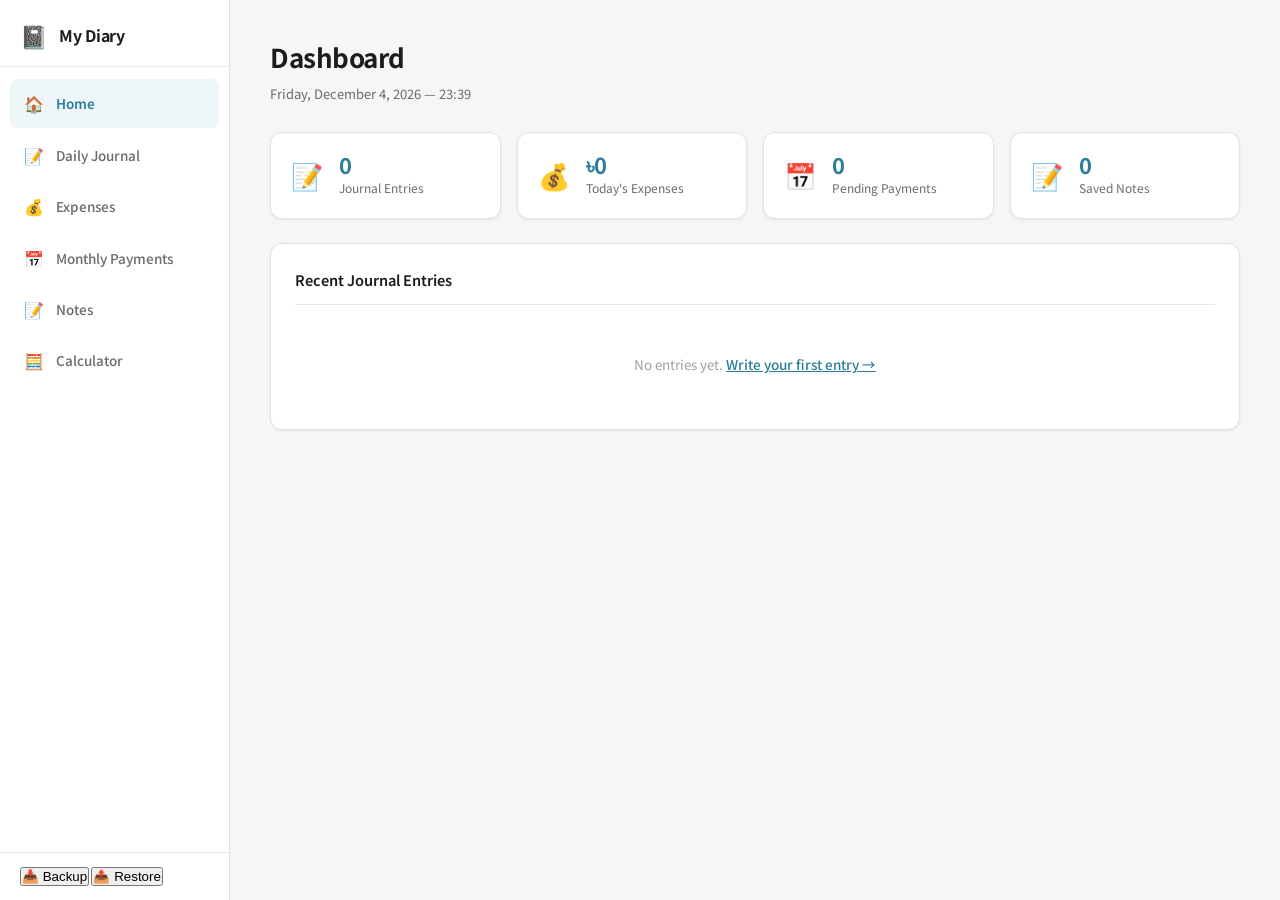
<file: index.html>
<!DOCTYPE html>
<html lang="en">
<head>
    <meta charset="UTF-8">
    <meta name="viewport" content="width=device-width, initial-scale=1.0">
    <title>My Diary</title>
    <link href="https://fonts.googleapis.com/css2?family=Noto+Sans+JP:wght@400;500;600;700&display=swap" rel="stylesheet">
    <link rel="stylesheet" href="style.css">
</head>
<body>

    <!-- Mobile hamburger button -->
    <button class="hamburger" id="hamburger" onclick="openSidebar()">&#9776;</button>

    <!-- Sidebar -->
    <nav class="sidebar" id="sidebar">

        <div class="sidebar-header">
            <span class="logo">&#128211;</span>
            <span class="app-title">My Diary</span>
        </div>

        <ul class="nav-list">
            <li class="nav-item active" data-page="home">
                <span class="nav-icon">&#127968;</span>
                <span class="nav-text">Home</span>
            </li>
            <li class="nav-item" data-page="journal">
                <span class="nav-icon">&#128221;</span>
                <span class="nav-text">Daily Journal</span>
            </li>
            <li class="nav-item" data-page="expenses">
                <span class="nav-icon">&#128176;</span>
                <span class="nav-text">Expenses</span>
            </li>
            <li class="nav-item" data-page="payments">
                <span class="nav-icon">&#128197;</span>
                <span class="nav-text">Monthly Payments</span>
            </li>
            <li class="nav-item" data-page="notes">
                <span class="nav-icon">&#128221;</span>
                <span class="nav-text">Notes</span>
            </li>
            <li class="nav-item" data-page="calculator">
                <span class="nav-icon">&#129518;</span>
                <span class="nav-text">Calculator</span>
            </li>
        </ul>

        <div class="sidebar-footer">
            <button class="btn-footer" onclick="exportAllData()" title="Download backup">📥 Backup</button>
            <button class="btn-footer" onclick="triggerImport()" title="Restore from backup">📤 Restore</button>
        </div>
        <input type="file" id="import-file" accept=".json" style="display:none;" onchange="importAllData(event)">
    </nav>

    <!-- Overlay for mobile -->
    <div class="sidebar-overlay" id="sidebar-overlay" onclick="closeSidebar()"></div>

    <!-- Main content area -->
    <main class="main-content">

        <!-- HOME PAGE -->
        <section id="page-home" class="page active">
            <div class="page-header">
                <h2>Dashboard</h2>
                <p class="page-subtitle" id="current-datetime">Loading...</p>
            </div>
            <div class="summary-grid">
                <div class="summary-card" onclick="navigate('journal')">
                    <span class="summary-icon">&#128221;</span>
                    <div>
                        <div class="summary-number" id="summary-journal">0</div>
                        <div class="summary-label">Journal Entries</div>
                    </div>
                </div>
                <div class="summary-card" onclick="navigate('expenses')">
                    <span class="summary-icon">&#128176;</span>
                    <div>
                        <div class="summary-number" id="summary-expenses">&#2547;0</div>
                        <div class="summary-label">Today's Expenses</div>
                    </div>
                </div>
                <div class="summary-card" onclick="navigate('payments')">
                    <span class="summary-icon">&#128197;</span>
                    <div>
                        <div class="summary-number" id="summary-payments">0</div>
                        <div class="summary-label">Pending Payments</div>
                    </div>
                </div>
                <div class="summary-card" onclick="navigate('notes')">
                    <span class="summary-icon">&#128221;</span>
                    <div>
                        <div class="summary-number" id="summary-notes">0</div>
                        <div class="summary-label">Saved Notes</div>
                    </div>
                </div>
            </div>
            <div class="section-card">
                <h3 class="section-title">Recent Journal Entries</h3>
                <div id="home-recent-journal">
                    <p class="empty-text">No entries yet.
                        <button class="btn-link" onclick="navigate('journal')">Write your first entry &#8594;</button>
                    </p>
                </div>
            </div>
        </section>

        <!-- JOURNAL PAGE -->
        <section id="page-journal" class="page">
            <div class="page-header">
                <h2>Daily Journal</h2>
                <p class="page-subtitle">দৈনন্দিন ইতিহাস লিখে রাখুন </p>
            </div>
            <div class="section-card">
                <h3 class="section-title">New Entry</h3>
                <div class="form-group">
                    <label>Date &amp; Time (Auto)</label>
                    <input type="text" id="journal-datetime" class="input-readonly" readonly>
                </div>
                <div class="form-group">
                    <label>Title</label>
                    <input type="text" id="journal-title" placeholder="What happened today?" class="input-field">
                </div>
                <div class="form-group">
                    <label>Write About Your Day</label>
                    <textarea id="journal-content" placeholder="Write here..." rows="5" class="textarea-field"></textarea>
                </div>
                <div class="btn-group">
                    <button class="btn btn-primary" onclick="addJournalEntry()">Save Entry</button>
                    <button class="btn btn-secondary" onclick="clearJournalForm()">Clear</button>
                </div>
            </div>
            <div class="section-card">
                <div class="section-header-row">
                    <h3 class="section-title">All Entries</h3>
                    <button class="btn btn-outline" onclick="printJournal()">&#128424; Print / PDF</button>
                </div>
                <div id="journal-list"><p class="empty-text">No entries yet.</p></div>
            </div>
        </section>

        <!-- EXPENSES PAGE -->
        <section id="page-expenses" class="page">
            <div class="page-header">
                <h2>Daily Expenses</h2>
                <p class="page-subtitle">&#2454;&#2480;&#2458;&#2503;&#2480; &#2489;&#2495;&#2488;&#2494;&#2476; &#2480;&#2494;&#2454;&#2497;&#2472;</p>
            </div>
            <div class="section-card">
                <h3 class="section-title">Add Expense</h3>
                <div class="form-row">
                    <div class="form-group">
                        <label>Date</label>
                        <input type="date" id="expense-date" class="input-field">
                    </div>
                    <div class="form-group">
                        <label>Amount (&#2547;)</label>
                        <input type="number" id="expense-amount" placeholder="0" class="input-field">
                    </div>
                </div>
                <div class="form-group">
                    <label>Category / Place</label>
                    <input type="text" id="expense-category" placeholder="Food, Transport, Grocery..." class="input-field">
                </div>
                <div class="form-group">
                    <label>Purpose / Details</label>
                    <input type="text" id="expense-purpose" placeholder="What was it for?" class="input-field">
                </div>
                <div class="btn-group">
                    <button class="btn btn-primary" onclick="addExpense()">Add Expense</button>
                    <button class="btn btn-secondary" onclick="clearExpenseForm()">Clear</button>
                </div>
            </div>
            <div class="section-card">
                <div class="expense-summary-row">
                    <div class="expense-total-box">
                        <span class="total-label">Today's Total</span>
                        <span class="total-amount" id="today-total">&#2547;0</span>
                    </div>
                    <div class="expense-total-box">
                        <span class="total-label">This Month</span>
                        <span class="total-amount" id="month-total">&#2547;0</span>
                    </div>
                </div>
            </div>
            <div class="section-card">
                <div class="section-header-row">
                    <h3 class="section-title">Expense History</h3>
                    <button class="btn btn-outline" onclick="printExpenses()">&#128424; Print / PDF</button>
                </div>
                <div class="filter-row">
                    <label>Filter by date:</label>
                    <input type="date" id="expense-filter-date" onchange="filterExpenses()" class="input-field input-small">
                    <button class="btn-link" onclick="clearExpenseFilter()">Clear filter</button>
                </div>
                <div id="expense-list"><p class="empty-text">No expenses yet.</p></div>
            </div>
        </section>

        <!-- PAYMENTS PAGE -->
        <section id="page-payments" class="page">
            <div class="page-header">
                <h2>Monthly Payments</h2>
                <p class="page-subtitle">&#2478;&#2494;&#2488;&#2495;&#2453; &#2476;&#2495;&#2482;&#2503;&#2480; &#2489;&#2495;&#2488;&#2494;&#2476;</p>
            </div>
            <div class="section-card">
                <h3 class="section-title">Add Payment Item</h3>
                <div class="form-row">
                    <div class="form-group">
                        <label>Payment Name</label>
                        <input type="text" id="payment-name" placeholder="House Rent, Internet..." class="input-field">
                    </div>
                    <div class="form-group">
                        <label>Amount (&#2547;)</label>
                        <input type="number" id="payment-amount" placeholder="0" class="input-field">
                    </div>
                </div>
                <div class="form-row">
                    <div class="form-group">
                        <label>Due Day (1-31)</label>
                        <input type="number" id="payment-due-day" placeholder="e.g. 5" min="1" max="31" class="input-field">
                    </div>
                    <div class="form-group">
                        <label>Notes</label>
                        <input type="text" id="payment-notes" placeholder="Extra info..." class="input-field">
                    </div>
                </div>
                <div class="btn-group">
                    <button class="btn btn-primary" onclick="addPayment()">Add Payment</button>
                    <button class="btn btn-secondary" onclick="clearPaymentForm()">Clear</button>
                </div>
            </div>
            <div class="section-card">
                <div class="section-header-row">
                    <h3 class="section-title">Payment List</h3>
                    <div style="display:flex;gap:10px;align-items:center;">
                        <span class="last-update-text" id="payments-last-update"></span>
                        <button class="btn btn-outline btn-sm" onclick="resetAllPayments()">&#128260; New Month</button>
                    </div>
                </div>
                <div id="payment-list"><p class="empty-text">No payments added yet.</p></div>
            </div>
        </section>

        <!-- NOTES PAGE -->
        <section id="page-notes" class="page">
            <div class="page-header">
                <h2>Notes</h2>
                <p class="page-subtitle">&#2472;&#2507;&#2463;&#2476;&#2497;&#2453;&#2503;&#2480; &#2478;&#2468;&#2507; &#2482;&#2495;&#2454;&#2503; &#2480;&#2494;&#2454;&#2497;&#2472;</p>
            </div>
            <div class="section-card">
                <h3 class="section-title">New Note</h3>
                <div class="form-group">
                    <label>Title</label>
                    <input type="text" id="note-title" placeholder="Note title..." class="input-field">
                </div>
                <div class="form-group">
                    <label>Content</label>
                    <textarea id="note-content" placeholder="Write anything here..." rows="7" class="textarea-field notebook-textarea"></textarea>
                </div>
                <div class="btn-group">
                    <button class="btn btn-primary" onclick="saveNote()">Save Note</button>
                    <button class="btn btn-secondary" onclick="clearNoteForm()">Clear</button>
                </div>
            </div>
            <div class="section-card">
                <h3 class="section-title">Saved Notes</h3>
                <div id="notes-list" class="notes-grid"><p class="empty-text">No notes yet.</p></div>
            </div>
        </section>

        <!-- CALCULATOR PAGE -->
        <section id="page-calculator" class="page">
            <div class="page-header">
                <h2>Calculator</h2>
                <p class="page-subtitle">Keyboard shortcuts also work here</p>
            </div>
            <div class="section-card calc-wrapper">
                <div class="calc-display">
                    <div class="calc-expression" id="calc-expression">&nbsp;</div>
                    <div class="calc-result" id="calc-result">0</div>
                </div>
                <div class="calc-buttons">
                    <button class="calc-btn btn-danger span-two" onclick="calcClear()">C</button>
                    <button class="calc-btn btn-danger" onclick="calcBackspace()">&#9003;</button>
                    <button class="calc-btn btn-operator" onclick="calcInput('/')">&#247;</button>
                    <button class="calc-btn" onclick="calcInput('7')">7</button>
                    <button class="calc-btn" onclick="calcInput('8')">8</button>
                    <button class="calc-btn" onclick="calcInput('9')">9</button>
                    <button class="calc-btn btn-operator" onclick="calcInput('*')">&#215;</button>
                    <button class="calc-btn" onclick="calcInput('4')">4</button>
                    <button class="calc-btn" onclick="calcInput('5')">5</button>
                    <button class="calc-btn" onclick="calcInput('6')">6</button>
                    <button class="calc-btn btn-operator" onclick="calcInput('-')">&#8722;</button>
                    <button class="calc-btn" onclick="calcInput('1')">1</button>
                    <button class="calc-btn" onclick="calcInput('2')">2</button>
                    <button class="calc-btn" onclick="calcInput('3')">3</button>
                    <button class="calc-btn btn-operator" onclick="calcInput('+')">+</button>
                    <button class="calc-btn span-two" onclick="calcInput('0')">0</button>
                    <button class="calc-btn" onclick="calcInput('.')">.</button>
                    <button class="calc-btn btn-equals" onclick="calcEquals()">=</button>
                </div>
                <p class="calc-hint">Tip: Type with keyboard while on this page.</p>
            </div>
        </section>

    </main>

    <!-- Hidden print area -->
    <div id="print-area"></div>

    <!-- Toast popup message -->
    <div id="toast" class="toast"></div>

    <script src="app.js"></script>
</body>
</html>
</file>
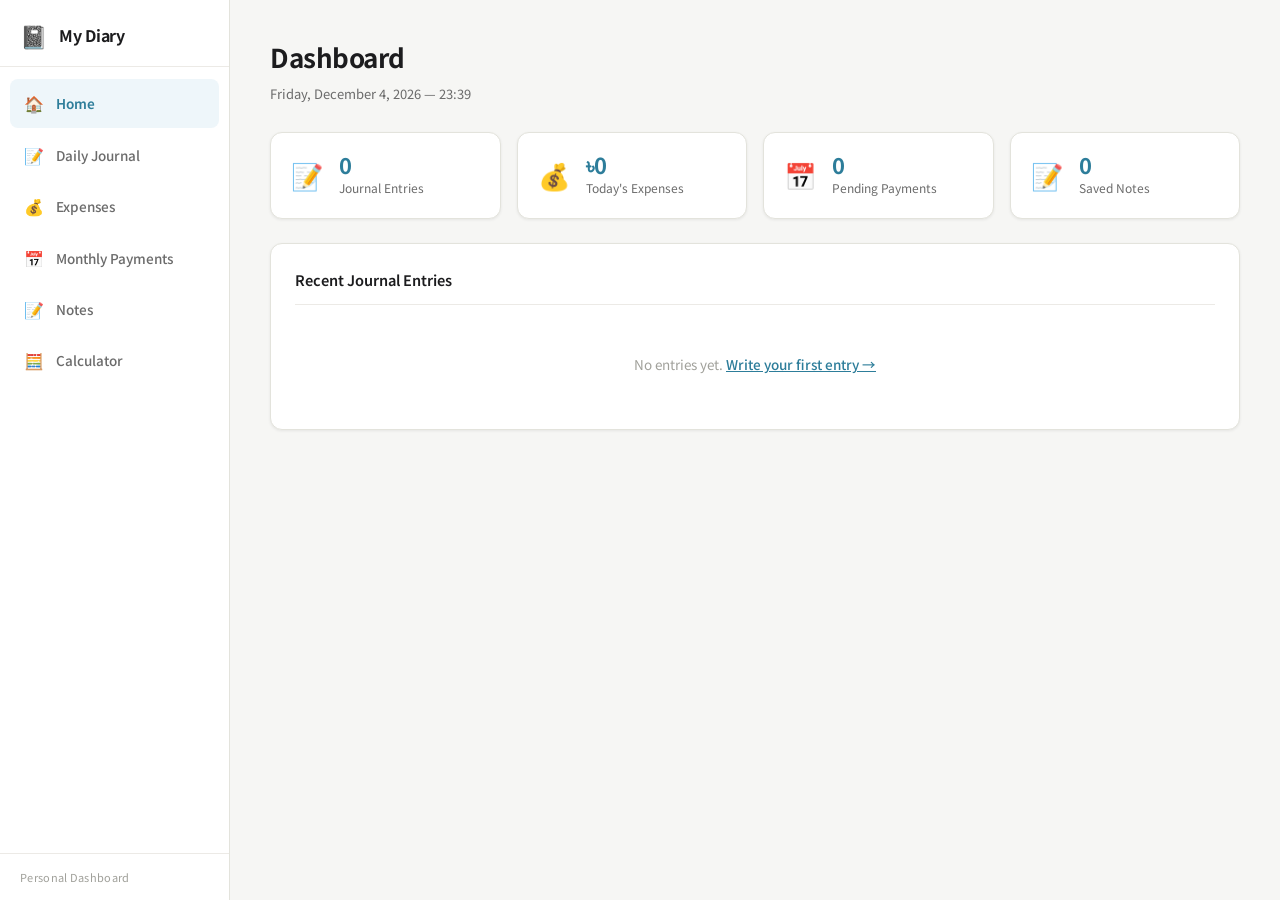
<file: dlife.html>
<!DOCTYPE html>
<html lang="en">
<head>
    <meta charset="UTF-8">
    <meta name="viewport" content="width=device-width, initial-scale=1.0">
    <title>My Diary</title>
    <link href="https://fonts.googleapis.com/css2?family=Noto+Sans+JP:wght@400;500;600;700&display=swap" rel="stylesheet">
    <link rel="stylesheet" href="style.css">
</head>
<body>

    <!-- Mobile hamburger button -->
    <button class="hamburger" id="hamburger" onclick="openSidebar()">&#9776;</button>

    <!-- Sidebar -->
    <nav class="sidebar" id="sidebar">

        <div class="sidebar-header">
            <span class="logo">&#128211;</span>
            <span class="app-title">My Diary</span>
        </div>

        <ul class="nav-list">
            <li class="nav-item active" data-page="home">
                <span class="nav-icon">&#127968;</span>
                <span class="nav-text">Home</span>
            </li>
            <li class="nav-item" data-page="journal">
                <span class="nav-icon">&#128221;</span>
                <span class="nav-text">Daily Journal</span>
            </li>
            <li class="nav-item" data-page="expenses">
                <span class="nav-icon">&#128176;</span>
                <span class="nav-text">Expenses</span>
            </li>
            <li class="nav-item" data-page="payments">
                <span class="nav-icon">&#128197;</span>
                <span class="nav-text">Monthly Payments</span>
            </li>
            <li class="nav-item" data-page="notes">
                <span class="nav-icon">&#128221;</span>
                <span class="nav-text">Notes</span>
            </li>
            <li class="nav-item" data-page="calculator">
                <span class="nav-icon">&#129518;</span>
                <span class="nav-text">Calculator</span>
            </li>
        </ul>

        <div class="sidebar-footer">Personal Dashboard</div>
    </nav>

    <!-- Overlay for mobile -->
    <div class="sidebar-overlay" id="sidebar-overlay" onclick="closeSidebar()"></div>

    <!-- Main content area -->
    <main class="main-content">

        <!-- HOME PAGE -->
        <section id="page-home" class="page active">
            <div class="page-header">
                <h2>Dashboard</h2>
                <p class="page-subtitle" id="current-datetime">Loading...</p>
            </div>
            <div class="summary-grid">
                <div class="summary-card" onclick="navigate('journal')">
                    <span class="summary-icon">&#128221;</span>
                    <div>
                        <div class="summary-number" id="summary-journal">0</div>
                        <div class="summary-label">Journal Entries</div>
                    </div>
                </div>
                <div class="summary-card" onclick="navigate('expenses')">
                    <span class="summary-icon">&#128176;</span>
                    <div>
                        <div class="summary-number" id="summary-expenses">&#2547;0</div>
                        <div class="summary-label">Today's Expenses</div>
                    </div>
                </div>
                <div class="summary-card" onclick="navigate('payments')">
                    <span class="summary-icon">&#128197;</span>
                    <div>
                        <div class="summary-number" id="summary-payments">0</div>
                        <div class="summary-label">Pending Payments</div>
                    </div>
                </div>
                <div class="summary-card" onclick="navigate('notes')">
                    <span class="summary-icon">&#128221;</span>
                    <div>
                        <div class="summary-number" id="summary-notes">0</div>
                        <div class="summary-label">Saved Notes</div>
                    </div>
                </div>
            </div>
            <div class="section-card">
                <h3 class="section-title">Recent Journal Entries</h3>
                <div id="home-recent-journal">
                    <p class="empty-text">No entries yet.
                        <button class="btn-link" onclick="navigate('journal')">Write your first entry &#8594;</button>
                    </p>
                </div>
            </div>
        </section>

        <!-- JOURNAL PAGE -->
        <section id="page-journal" class="page">
            <div class="page-header">
                <h2>Daily Journal</h2>
                <p class="page-subtitle">&#2470;&#2448;&#2472;&#2472;&#2381;&#2470;&#2495;&#2472; &#2439;&#2468;&#2495;&#2489;&#2494;&#2488; &#2482;&#2495;&#2454;&#2503; &#2480;&#2494;&#2454;&#2497;&#2472;</p>
            </div>
            <div class="section-card">
                <h3 class="section-title">New Entry</h3>
                <div class="form-group">
                    <label>Date &amp; Time (Auto)</label>
                    <input type="text" id="journal-datetime" class="input-readonly" readonly>
                </div>
                <div class="form-group">
                    <label>Title</label>
                    <input type="text" id="journal-title" placeholder="What happened today?" class="input-field">
                </div>
                <div class="form-group">
                    <label>Write About Your Day</label>
                    <textarea id="journal-content" placeholder="Write here..." rows="5" class="textarea-field"></textarea>
                </div>
                <div class="btn-group">
                    <button class="btn btn-primary" onclick="addJournalEntry()">Save Entry</button>
                    <button class="btn btn-secondary" onclick="clearJournalForm()">Clear</button>
                </div>
            </div>
            <div class="section-card">
                <div class="section-header-row">
                    <h3 class="section-title">All Entries</h3>
                    <button class="btn btn-outline" onclick="printJournal()">&#128424; Print / PDF</button>
                </div>
                <div id="journal-list"><p class="empty-text">No entries yet.</p></div>
            </div>
        </section>

        <!-- EXPENSES PAGE -->
        <section id="page-expenses" class="page">
            <div class="page-header">
                <h2>Daily Expenses</h2>
                <p class="page-subtitle">&#2454;&#2480;&#2458;&#2503;&#2480; &#2489;&#2495;&#2488;&#2494;&#2476; &#2480;&#2494;&#2454;&#2497;&#2472;</p>
            </div>
            <div class="section-card">
                <h3 class="section-title">Add Expense</h3>
                <div class="form-row">
                    <div class="form-group">
                        <label>Date</label>
                        <input type="date" id="expense-date" class="input-field">
                    </div>
                    <div class="form-group">
                        <label>Amount (&#2547;)</label>
                        <input type="number" id="expense-amount" placeholder="0" class="input-field">
                    </div>
                </div>
                <div class="form-group">
                    <label>Category / Place</label>
                    <input type="text" id="expense-category" placeholder="Food, Transport, Grocery..." class="input-field">
                </div>
                <div class="form-group">
                    <label>Purpose / Details</label>
                    <input type="text" id="expense-purpose" placeholder="What was it for?" class="input-field">
                </div>
                <div class="btn-group">
                    <button class="btn btn-primary" onclick="addExpense()">Add Expense</button>
                    <button class="btn btn-secondary" onclick="clearExpenseForm()">Clear</button>
                </div>
            </div>
            <div class="section-card">
                <div class="expense-summary-row">
                    <div class="expense-total-box">
                        <span class="total-label">Today's Total</span>
                        <span class="total-amount" id="today-total">&#2547;0</span>
                    </div>
                    <div class="expense-total-box">
                        <span class="total-label">This Month</span>
                        <span class="total-amount" id="month-total">&#2547;0</span>
                    </div>
                </div>
            </div>
            <div class="section-card">
                <div class="section-header-row">
                    <h3 class="section-title">Expense History</h3>
                    <button class="btn btn-outline" onclick="printExpenses()">&#128424; Print / PDF</button>
                </div>
                <div class="filter-row">
                    <label>Filter by date:</label>
                    <input type="date" id="expense-filter-date" onchange="filterExpenses()" class="input-field input-small">
                    <button class="btn-link" onclick="clearExpenseFilter()">Clear filter</button>
                </div>
                <div id="expense-list"><p class="empty-text">No expenses yet.</p></div>
            </div>
        </section>

        <!-- PAYMENTS PAGE -->
        <section id="page-payments" class="page">
            <div class="page-header">
                <h2>Monthly Payments</h2>
                <p class="page-subtitle">&#2478;&#2494;&#2488;&#2495;&#2453; &#2476;&#2495;&#2482;&#2503;&#2480; &#2489;&#2495;&#2488;&#2494;&#2476;</p>
            </div>
            <div class="section-card">
                <h3 class="section-title">Add Payment Item</h3>
                <div class="form-row">
                    <div class="form-group">
                        <label>Payment Name</label>
                        <input type="text" id="payment-name" placeholder="House Rent, Internet..." class="input-field">
                    </div>
                    <div class="form-group">
                        <label>Amount (&#2547;)</label>
                        <input type="number" id="payment-amount" placeholder="0" class="input-field">
                    </div>
                </div>
                <div class="form-row">
                    <div class="form-group">
                        <label>Due Day (1-31)</label>
                        <input type="number" id="payment-due-day" placeholder="e.g. 5" min="1" max="31" class="input-field">
                    </div>
                    <div class="form-group">
                        <label>Notes</label>
                        <input type="text" id="payment-notes" placeholder="Extra info..." class="input-field">
                    </div>
                </div>
                <div class="btn-group">
                    <button class="btn btn-primary" onclick="addPayment()">Add Payment</button>
                    <button class="btn btn-secondary" onclick="clearPaymentForm()">Clear</button>
                </div>
            </div>
            <div class="section-card">
                <div class="section-header-row">
                    <h3 class="section-title">Payment List</h3>
                    <div style="display:flex;gap:10px;align-items:center;">
                        <span class="last-update-text" id="payments-last-update"></span>
                        <button class="btn btn-outline btn-sm" onclick="resetAllPayments()">&#128260; New Month</button>
                    </div>
                </div>
                <div id="payment-list"><p class="empty-text">No payments added yet.</p></div>
            </div>
        </section>

        <!-- NOTES PAGE -->
        <section id="page-notes" class="page">
            <div class="page-header">
                <h2>Notes</h2>
                <p class="page-subtitle">&#2472;&#2507;&#2463;&#2476;&#2497;&#2453;&#2503;&#2480; &#2478;&#2468;&#2507; &#2482;&#2495;&#2454;&#2503; &#2480;&#2494;&#2454;&#2497;&#2472;</p>
            </div>
            <div class="section-card">
                <h3 class="section-title">New Note</h3>
                <div class="form-group">
                    <label>Title</label>
                    <input type="text" id="note-title" placeholder="Note title..." class="input-field">
                </div>
                <div class="form-group">
                    <label>Content</label>
                    <textarea id="note-content" placeholder="Write anything here..." rows="7" class="textarea-field notebook-textarea"></textarea>
                </div>
                <div class="btn-group">
                    <button class="btn btn-primary" onclick="saveNote()">Save Note</button>
                    <button class="btn btn-secondary" onclick="clearNoteForm()">Clear</button>
                </div>
            </div>
            <div class="section-card">
                <h3 class="section-title">Saved Notes</h3>
                <div id="notes-list" class="notes-grid"><p class="empty-text">No notes yet.</p></div>
            </div>
        </section>

        <!-- CALCULATOR PAGE -->
        <section id="page-calculator" class="page">
            <div class="page-header">
                <h2>Calculator</h2>
                <p class="page-subtitle">Keyboard shortcuts also work here</p>
            </div>
            <div class="section-card calc-wrapper">
                <div class="calc-display">
                    <div class="calc-expression" id="calc-expression">&nbsp;</div>
                    <div class="calc-result" id="calc-result">0</div>
                </div>
                <div class="calc-buttons">
                    <button class="calc-btn btn-danger span-two" onclick="calcClear()">C</button>
                    <button class="calc-btn btn-danger" onclick="calcBackspace()">&#9003;</button>
                    <button class="calc-btn btn-operator" onclick="calcInput('/')">&#247;</button>
                    <button class="calc-btn" onclick="calcInput('7')">7</button>
                    <button class="calc-btn" onclick="calcInput('8')">8</button>
                    <button class="calc-btn" onclick="calcInput('9')">9</button>
                    <button class="calc-btn btn-operator" onclick="calcInput('*')">&#215;</button>
                    <button class="calc-btn" onclick="calcInput('4')">4</button>
                    <button class="calc-btn" onclick="calcInput('5')">5</button>
                    <button class="calc-btn" onclick="calcInput('6')">6</button>
                    <button class="calc-btn btn-operator" onclick="calcInput('-')">&#8722;</button>
                    <button class="calc-btn" onclick="calcInput('1')">1</button>
                    <button class="calc-btn" onclick="calcInput('2')">2</button>
                    <button class="calc-btn" onclick="calcInput('3')">3</button>
                    <button class="calc-btn btn-operator" onclick="calcInput('+')">+</button>
                    <button class="calc-btn span-two" onclick="calcInput('0')">0</button>
                    <button class="calc-btn" onclick="calcInput('.')">.</button>
                    <button class="calc-btn btn-equals" onclick="calcEquals()">=</button>
                </div>
                <p class="calc-hint">Tip: Type with keyboard while on this page.</p>
            </div>
        </section>

    </main>

    <!-- Hidden print area -->
    <div id="print-area"></div>

    <!-- Toast popup message -->
    <div id="toast" class="toast"></div>

    <script src="app.js"></script>
</body>
</html>
</file>
<file: style.css>
/* ============================================================
   STYLE.CSS — My Personal Diary
   Japanese Light Design — Clean & Modern
   ============================================================ */

/* ---- 1. CSS Variables ---- */
:root {
    --bg:           #F6F6F4;
    --surface:      #FFFFFF;
    --surface-alt:  #F0F0ED;
    --border:       #E3E3DC;
    --border-soft:  #ECEAE6;
    --text:         #1C1C1E;
    --text-sub:     #6B6B6B;
    --text-light:   #A0A09A;
    --accent:       #2D7D9A;
    --accent-dark:  #1F5F77;
    --accent-light: #EEF6FA;
    --success:      #4A8C5C;
    --success-light:#EDF5F0;
    --danger:       #B83232;
    --danger-light: #FDEDED;
    --warning:      #B87A32;
    --sidebar-w:    230px;
    --radius:       8px;
    --radius-lg:    12px;
    --shadow-sm:    0 1px 3px rgba(0,0,0,0.07);
    --shadow-md:    0 4px 16px rgba(0,0,0,0.11);
    --font:         'Noto Sans JP', system-ui, -apple-system, sans-serif;
}

/* ---- 2. Reset ---- */
*, *::before, *::after { box-sizing: border-box; margin: 0; padding: 0; }

body {
    font-family: var(--font);
    background: var(--bg);
    color: var(--text);
    display: flex;
    min-height: 100vh;
    font-size: 14px;
    line-height: 1.65;
    -webkit-font-smoothing: antialiased;
}

ul { list-style: none; }

/* ---- 3. SIDEBAR ---- */
.sidebar {
    width: var(--sidebar-w);
    background: var(--surface);
    border-right: 1px solid var(--border);
    display: flex;
    flex-direction: column;
    position: fixed;
    top: 0;
    left: 0;
    height: 100vh;
    z-index: 100;
    transition: transform 0.3s ease;
}

.sidebar-header {
    padding: 22px 20px 18px;
    border-bottom: 1px solid var(--border-soft);
    display: flex;
    align-items: center;
    gap: 12px;
    flex-shrink: 0;
}

.logo {
    font-size: 22px;
    line-height: 1;
}

.app-title {
    font-size: 16px;
    font-weight: 700;
    color: var(--text);
    letter-spacing: -0.3px;
}

.nav-list {
    padding: 12px 10px;
    flex: 1;
    overflow-y: auto;
}

.nav-item {
    display: flex;
    align-items: center;
    gap: 12px;
    padding: 11px 14px;
    border-radius: var(--radius);
    cursor: pointer;
    color: var(--text-sub);
    font-size: 13.5px;
    font-weight: 500;
    transition: background 0.15s, color 0.15s;
    margin-bottom: 3px;
    user-select: none;
    border: none;
    background: none;
    width: 100%;
    text-align: left;
}

.nav-item:hover {
    background: var(--surface-alt);
    color: var(--text);
}

.nav-item.active {
    background: var(--accent-light);
    color: var(--accent);
    font-weight: 600;
}

.nav-icon {
    font-size: 16px;
    width: 20px;
    text-align: center;
    flex-shrink: 0;
}

.nav-text {
    flex: 1;
}

.sidebar-footer {
    padding: 14px 20px;
    border-top: 1px solid var(--border-soft);
    font-size: 11px;
    color: var(--text-light);
    letter-spacing: 0.3px;
    flex-shrink: 0;
}

/* Mobile hamburger */
.hamburger {
    display: none;
    position: fixed;
    top: 14px;
    left: 14px;
    z-index: 200;
    background: var(--surface);
    border: 1px solid var(--border);
    border-radius: var(--radius);
    width: 42px;
    height: 42px;
    font-size: 20px;
    cursor: pointer;
    align-items: center;
    justify-content: center;
    box-shadow: var(--shadow-sm);
    color: var(--text);
    line-height: 1;
}

/* Overlay when sidebar open on mobile */
.sidebar-overlay {
    display: none;
    position: fixed;
    inset: 0;
    background: rgba(0, 0, 0, 0.35);
    z-index: 90;
}

/* ---- 4. MAIN CONTENT ---- */
.main-content {
    margin-left: var(--sidebar-w);
    flex: 1;
    padding: 36px 40px;
}

/* ---- 5. PAGES (show / hide) ---- */
.page { display: none; }

.page.active {
    display: block;
    animation: fadeIn 0.2s ease;
}

@keyframes fadeIn {
    from { opacity: 0; transform: translateY(4px); }
    to   { opacity: 1; transform: translateY(0); }
}

.page-header { margin-bottom: 28px; }

.page-header h2 {
    font-size: 26px;
    font-weight: 700;
    letter-spacing: -0.5px;
}

.page-subtitle {
    color: var(--text-sub);
    font-size: 13px;
    margin-top: 4px;
}

/* ---- 6. CARDS ---- */
.section-card {
    background: var(--surface);
    border: 1px solid var(--border);
    border-radius: var(--radius-lg);
    padding: 24px;
    margin-bottom: 20px;
    box-shadow: var(--shadow-sm);
}

.section-title {
    font-size: 14.5px;
    font-weight: 600;
    margin-bottom: 18px;
    padding-bottom: 12px;
    border-bottom: 1px solid var(--border-soft);
}

.section-header-row {
    display: flex;
    align-items: center;
    justify-content: space-between;
    margin-bottom: 18px;
    padding-bottom: 12px;
    border-bottom: 1px solid var(--border-soft);
    flex-wrap: wrap;
    gap: 10px;
}

.section-header-row .section-title {
    margin-bottom: 0;
    padding-bottom: 0;
    border-bottom: none;
}

.last-update-text {
    font-size: 11.5px;
    color: var(--text-light);
}

/* ---- 7. FORMS ---- */
.form-group { margin-bottom: 16px; }

.form-group label {
    display: block;
    font-size: 11.5px;
    font-weight: 600;
    color: var(--text-sub);
    margin-bottom: 6px;
    text-transform: uppercase;
    letter-spacing: 0.6px;
}

.input-field {
    width: 100%;
    padding: 10px 13px;
    border: 1px solid var(--border);
    border-radius: var(--radius);
    font-family: var(--font);
    font-size: 14px;
    color: var(--text);
    background: var(--surface);
    transition: border-color 0.15s, box-shadow 0.15s;
    outline: none;
}

.input-field:focus {
    border-color: var(--accent);
    box-shadow: 0 0 0 3px rgba(45, 125, 154, 0.12);
}

.input-readonly {
    width: 100%;
    padding: 10px 13px;
    border: 1px solid var(--border-soft);
    border-radius: var(--radius);
    font-family: var(--font);
    font-size: 13.5px;
    color: var(--text-sub);
    background: var(--surface-alt);
    cursor: default;
}

.textarea-field {
    width: 100%;
    padding: 10px 13px;
    border: 1px solid var(--border);
    border-radius: var(--radius);
    font-family: var(--font);
    font-size: 14px;
    color: var(--text);
    background: var(--surface);
    resize: vertical;
    min-height: 100px;
    outline: none;
    transition: border-color 0.15s, box-shadow 0.15s;
    line-height: 1.7;
}

.textarea-field:focus {
    border-color: var(--accent);
    box-shadow: 0 0 0 3px rgba(45, 125, 154, 0.12);
}

.notebook-textarea {
    font-family: 'Courier New', monospace;
    background: #FEFEF8;
    line-height: 1.9;
}

.form-row {
    display: grid;
    grid-template-columns: 1fr 1fr;
    gap: 16px;
}

.input-small { width: auto; max-width: 190px; }

.filter-row {
    display: flex;
    align-items: center;
    gap: 10px;
    margin-bottom: 16px;
    flex-wrap: wrap;
}

.filter-row label {
    font-size: 13px;
    color: var(--text-sub);
    white-space: nowrap;
}

/* ---- 8. BUTTONS ---- */
.btn-group {
    display: flex;
    gap: 10px;
    margin-top: 4px;
    flex-wrap: wrap;
}

.btn {
    padding: 9px 20px;
    border-radius: var(--radius);
    font-family: var(--font);
    font-size: 13.5px;
    font-weight: 600;
    cursor: pointer;
    border: none;
    transition: all 0.15s;
    outline: none;
    white-space: nowrap;
    display: inline-flex;
    align-items: center;
    gap: 6px;
}

.btn-primary { background: var(--accent); color: white; }
.btn-primary:hover { background: var(--accent-dark); }
.btn-primary:active { transform: scale(0.98); }

.btn-secondary {
    background: var(--surface-alt);
    color: var(--text-sub);
    border: 1px solid var(--border);
}
.btn-secondary:hover { background: var(--border); color: var(--text); }

.btn-outline {
    background: transparent;
    color: var(--accent);
    border: 1px solid var(--accent);
    font-size: 13px;
    padding: 7px 14px;
}
.btn-outline:hover { background: var(--accent-light); }

.btn-sm { padding: 6px 12px; font-size: 12px; }

.btn-link {
    background: none;
    border: none;
    color: var(--accent);
    font-family: var(--font);
    font-size: inherit;
    cursor: pointer;
    padding: 0;
    text-decoration: underline;
    font-weight: 500;
}

.btn-delete {
    background: var(--danger-light);
    color: var(--danger);
    border: none;
    border-radius: var(--radius);
    font-family: var(--font);
    font-size: 12px;
    font-weight: 600;
    cursor: pointer;
    padding: 5px 11px;
    transition: background 0.15s;
    white-space: nowrap;
}
.btn-delete:hover { background: #f5cccc; }

.btn-paid {
    background: var(--success-light);
    color: var(--success);
    border: none;
    border-radius: var(--radius);
    font-family: var(--font);
    font-size: 12px;
    font-weight: 600;
    cursor: pointer;
    padding: 5px 11px;
}
.btn-paid:hover { background: #c9e8d4; }

.btn-mark-paid {
    background: var(--accent-light);
    color: var(--accent);
    border: 1px solid rgba(45,125,154,0.2);
    border-radius: var(--radius);
    font-family: var(--font);
    font-size: 12px;
    font-weight: 600;
    cursor: pointer;
    padding: 5px 11px;
}
.btn-mark-paid:hover { background: #d5ecf5; }

/* ---- 9. HOME DASHBOARD ---- */
.summary-grid {
    display: grid;
    grid-template-columns: repeat(auto-fit, minmax(170px, 1fr));
    gap: 16px;
    margin-bottom: 24px;
}

.summary-card {
    background: var(--surface);
    border: 1px solid var(--border);
    border-radius: var(--radius-lg);
    padding: 20px;
    display: flex;
    align-items: center;
    gap: 16px;
    cursor: pointer;
    transition: box-shadow 0.15s, transform 0.15s;
    box-shadow: var(--shadow-sm);
}

.summary-card:hover {
    box-shadow: var(--shadow-md);
    transform: translateY(-2px);
}

.summary-icon { font-size: 26px; flex-shrink: 0; }
.summary-number { font-size: 22px; font-weight: 700; color: var(--accent); line-height: 1; }
.summary-label { font-size: 12px; color: var(--text-sub); margin-top: 3px; }

/* ---- 10. JOURNAL ENTRIES ---- */
.entry-card {
    border: 1px solid var(--border-soft);
    border-radius: var(--radius);
    padding: 16px;
    margin-bottom: 12px;
    background: var(--bg);
    border-left: 3px solid var(--accent);
}
.entry-card:last-child { margin-bottom: 0; }

.entry-meta {
    display: flex;
    align-items: center;
    justify-content: space-between;
    margin-bottom: 8px;
    gap: 10px;
    flex-wrap: wrap;
}

.entry-datetime { font-size: 11.5px; color: var(--text-light); font-weight: 500; }
.entry-title { font-size: 14.5px; font-weight: 600; color: var(--text); margin-bottom: 6px; }
.entry-content { font-size: 13.5px; color: var(--text-sub); line-height: 1.75; white-space: pre-wrap; }

/* ---- 11. EXPENSES ---- */
.expense-summary-row {
    display: flex;
    gap: 16px;
    flex-wrap: wrap;
}

.expense-total-box {
    flex: 1;
    min-width: 140px;
    background: var(--accent-light);
    border: 1px solid rgba(45, 125, 154, 0.18);
    border-radius: var(--radius);
    padding: 16px 20px;
    display: flex;
    flex-direction: column;
    gap: 4px;
}

.total-label {
    font-size: 11px;
    font-weight: 600;
    color: var(--accent);
    text-transform: uppercase;
    letter-spacing: 0.6px;
}

.total-amount { font-size: 26px; font-weight: 700; color: var(--accent-dark); line-height: 1; }

.expense-item {
    display: flex;
    align-items: center;
    gap: 14px;
    padding: 12px 14px;
    border: 1px solid var(--border-soft);
    border-radius: var(--radius);
    margin-bottom: 8px;
    background: var(--bg);
    flex-wrap: wrap;
}
.expense-item:last-child { margin-bottom: 0; }

.expense-amount-badge {
    background: var(--surface);
    border: 1px solid var(--border);
    border-radius: var(--radius);
    padding: 8px 14px;
    font-size: 15px;
    font-weight: 700;
    color: var(--accent);
    white-space: nowrap;
    min-width: 85px;
    text-align: center;
    flex-shrink: 0;
}

.expense-info { flex: 1; min-width: 120px; }
.expense-category-text { font-size: 13.5px; font-weight: 600; color: var(--text); }
.expense-purpose-text { font-size: 12.5px; color: var(--text-sub); margin-top: 1px; }
.expense-date-text { font-size: 11.5px; color: var(--text-light); margin-top: 3px; }

/* ---- 12. PAYMENTS ---- */
.payment-card {
    border: 1px solid var(--border);
    border-radius: var(--radius);
    padding: 16px 20px;
    background: var(--bg);
    display: flex;
    align-items: center;
    justify-content: space-between;
    flex-wrap: wrap;
    gap: 14px;
    margin-bottom: 10px;
    transition: border-color 0.2s, background 0.2s;
}
.payment-card:last-child { margin-bottom: 0; }

.payment-card.paid {
    border-color: var(--success);
    background: var(--success-light);
}

.payment-left { flex: 1; min-width: 160px; }
.payment-name { font-size: 14.5px; font-weight: 600; color: var(--text); }
.payment-due { font-size: 12px; color: var(--text-sub); margin-top: 3px; }
.payment-last-paid { font-size: 11.5px; color: var(--success); font-weight: 600; margin-top: 4px; }
.payment-right { display: flex; align-items: center; gap: 10px; flex-wrap: wrap; }
.payment-amount-text { font-size: 20px; font-weight: 700; color: var(--text); min-width: 70px; text-align: right; }

/* ---- 13. NOTES ---- */
.notes-grid {
    display: grid;
    grid-template-columns: repeat(auto-fill, minmax(240px, 1fr));
    gap: 16px;
}

.note-card {
    border: 1px solid var(--border);
    border-radius: var(--radius);
    padding: 18px;
    background: #FEFEF8;
    border-top: 3px solid var(--warning);
    display: flex;
    flex-direction: column;
}

.note-card-title { font-size: 14px; font-weight: 600; color: var(--text); margin-bottom: 8px; }

.note-card-content {
    font-size: 13px;
    color: var(--text-sub);
    line-height: 1.75;
    white-space: pre-wrap;
    flex: 1;
    overflow: hidden;
    display: -webkit-box;
    -webkit-box-orient: vertical;
    -webkit-line-clamp: 6;
    line-clamp: 6;
}

.note-card-footer {
    display: flex;
    align-items: center;
    justify-content: space-between;
    margin-top: 14px;
    padding-top: 10px;
    border-top: 1px solid var(--border-soft);
    flex-wrap: wrap;
    gap: 6px;
}

.note-saved-at { font-size: 11px; color: var(--text-light); }

/* ---- 14. CALCULATOR ---- */
.calc-wrapper { max-width: 360px; margin: 0 auto; }

.calc-display {
    background: var(--surface-alt);
    border: 1px solid var(--border);
    border-radius: var(--radius);
    padding: 18px 16px 14px;
    text-align: right;
    margin-bottom: 16px;
}

.calc-expression {
    font-size: 12.5px;
    color: var(--text-light);
    min-height: 18px;
    margin-bottom: 4px;
    word-break: break-all;
}

.calc-result {
    font-size: 38px;
    font-weight: 700;
    color: var(--text);
    word-break: break-all;
    line-height: 1.1;
}

.calc-buttons {
    display: grid;
    grid-template-columns: repeat(4, 1fr);
    gap: 10px;
}

.calc-btn {
    padding: 19px;
    border: 1px solid var(--border);
    border-radius: var(--radius);
    background: var(--surface);
    font-family: var(--font);
    font-size: 18px;
    font-weight: 500;
    color: var(--text);
    cursor: pointer;
    transition: background 0.1s, transform 0.1s;
    outline: none;
    line-height: 1;
}

.calc-btn:hover { background: var(--surface-alt); }
.calc-btn:active { transform: scale(0.94); }
.calc-btn.span-two { grid-column: span 2; }

.calc-btn.btn-operator {
    background: var(--accent-light);
    color: var(--accent);
    border-color: rgba(45,125,154,0.18);
    font-weight: 600;
}
.calc-btn.btn-operator:hover { background: #dceef5; }

.calc-btn.btn-danger {
    background: var(--danger-light);
    color: var(--danger);
    border-color: rgba(184,50,50,0.18);
}

.calc-btn.btn-equals {
    background: var(--accent);
    color: white;
    border-color: var(--accent);
    font-size: 22px;
    font-weight: 700;
}
.calc-btn.btn-equals:hover { background: var(--accent-dark); }

.calc-hint { font-size: 11.5px; color: var(--text-light); text-align: center; margin-top: 14px; }

/* ---- 15. UTILITIES ---- */
.empty-text { text-align: center; color: var(--text-light); font-size: 13.5px; padding: 30px 0; }

.toast {
    position: fixed;
    bottom: 28px;
    right: 28px;
    background: #2C2C2E;
    color: white;
    padding: 12px 20px;
    border-radius: var(--radius);
    font-size: 13.5px;
    font-weight: 500;
    z-index: 9999;
    opacity: 0;
    transform: translateY(8px);
    transition: opacity 0.25s, transform 0.25s;
    pointer-events: none;
    max-width: 300px;
    box-shadow: var(--shadow-md);
}
.toast.show { opacity: 1; transform: translateY(0); }
.toast.success { background: var(--success); }
.toast.error   { background: var(--danger); }

/* ---- 16. RESPONSIVE MOBILE ---- */
@media (max-width: 768px) {
    .hamburger { display: flex; }

    .sidebar { transform: translateX(-100%); }
    .sidebar.open { transform: translateX(0); box-shadow: var(--shadow-md); }
    .sidebar-overlay.show { display: block; }

    .main-content { margin-left: 0; padding: 68px 16px 28px; }
    .form-row { grid-template-columns: 1fr; }
    .summary-grid { grid-template-columns: 1fr 1fr; }
    .expense-summary-row { flex-direction: column; }
    .notes-grid { grid-template-columns: 1fr; }
    .calc-wrapper { max-width: 100%; }
}

/* ---- 17. PRINT / SAVE AS PDF ---- */
#print-area { display: none; }

@media print {
    .sidebar, .hamburger, .sidebar-overlay, .main-content, .toast {
        display: none !important;
    }

    #print-area {
        display: block !important;
        padding: 0;
        font-family: Georgia, serif;
        color: #111;
        background: white;
    }

    @page { margin: 20mm 18mm; size: A4; }

    .print-entry { page-break-inside: avoid; }
    body { background: white !important; }
}
</file>
